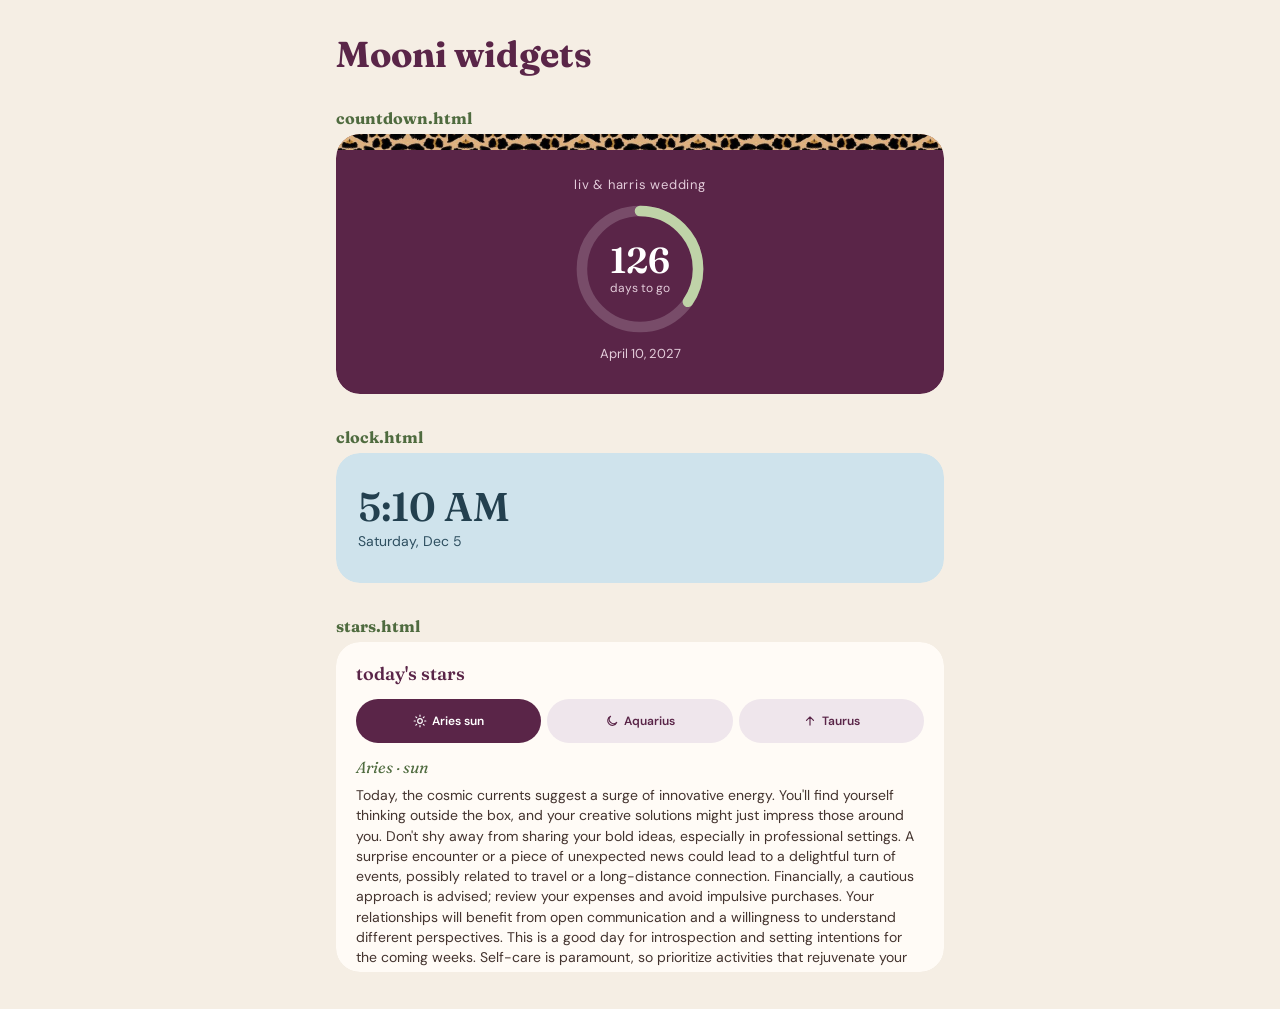
<file: index.html>
<!doctype html>
<html lang="en">
<head>
<meta charset="utf-8">
<meta name="viewport" content="width=device-width, initial-scale=1">
<title>Mooni widgets</title>
<link rel="preconnect" href="https://fonts.googleapis.com">
<link href="https://fonts.googleapis.com/css2?family=Fraunces:wght@600&family=DM+Sans:wght@400;500&display=swap" rel="stylesheet">
<link rel="stylesheet" href="widgets.css">
<style>
  html, body { height: auto; background: var(--cream); }
  main { max-width: 640px; margin: 0 auto; padding: 32px 16px; }
  h1 { font-family: var(--serif); color: var(--plum); font-size: 36px; margin: 0 0 20px; }
  .grid { display: grid; gap: 16px; }
  iframe { width: 100%; border: 0; border-radius: 24px; background: transparent; }
  h2 { font-family: var(--serif); font-size: 16px; color: var(--green); margin: 12px 0 6px; }
</style>
</head>
<body>
<main>
  <h1>Mooni widgets</h1>
  <div class="grid">
    <div><h2>countdown.html</h2><iframe src="countdown.html" title="Wedding countdown" height="260"></iframe></div>
    <div><h2>clock.html</h2><iframe src="clock.html" title="Clock" height="130"></iframe></div>
    <div><h2>stars.html</h2><iframe src="stars.html" title="Today's stars" height="330"></iframe></div>
  </div>
</main>
</body>
</html>
</file>
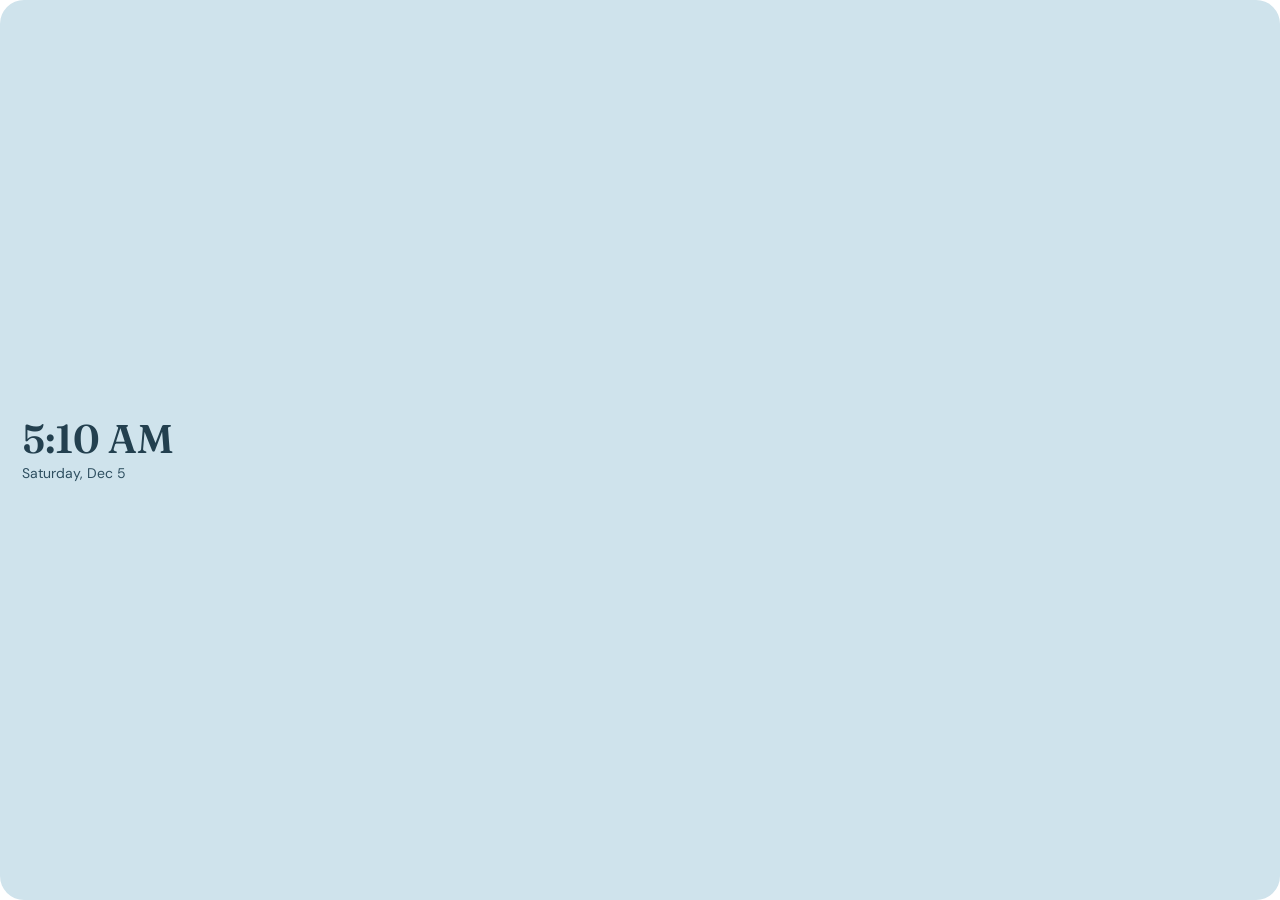
<file: clock.html>
<!doctype html>
<html lang="en">
<head>
<meta charset="utf-8">
<meta name="viewport" content="width=device-width, initial-scale=1">
<title>Clock</title>
<link rel="preconnect" href="https://fonts.googleapis.com">
<link href="https://fonts.googleapis.com/css2?family=Fraunces:ital,opsz,wght@0,9..144,400;0,9..144,600;1,9..144,400&family=DM+Sans:wght@400;500;600&display=swap" rel="stylesheet">
<link rel="stylesheet" href="widgets.css">
<style>
  .widget { background: var(--blue); color: var(--blue-ink); justify-content: center; padding: 22px; gap: 4px; min-height: 120px; }
  .time { font-family: var(--serif); font-size: 40px; font-weight: 600; line-height: 1.05; }
  .day { font-size: 14px; color: #2E4F60; }
</style>
</head>
<body>
<div class="widget">
  <div class="time" id="time" aria-live="off">--:--</div>
  <div class="day" id="day"></div>
</div>
<script>
  (function () {
    var timeEl = document.getElementById('time');
    var dayEl = document.getElementById('day');
    function tick() {
      var d = new Date();
      timeEl.textContent = d.toLocaleTimeString([], { hour: 'numeric', minute: '2-digit' });
      dayEl.textContent = d.toLocaleDateString([], { weekday: 'long', month: 'short', day: 'numeric' });
    }
    tick();
    setInterval(tick, 10000);
  })();
</script>
</body>
</html>
</file>
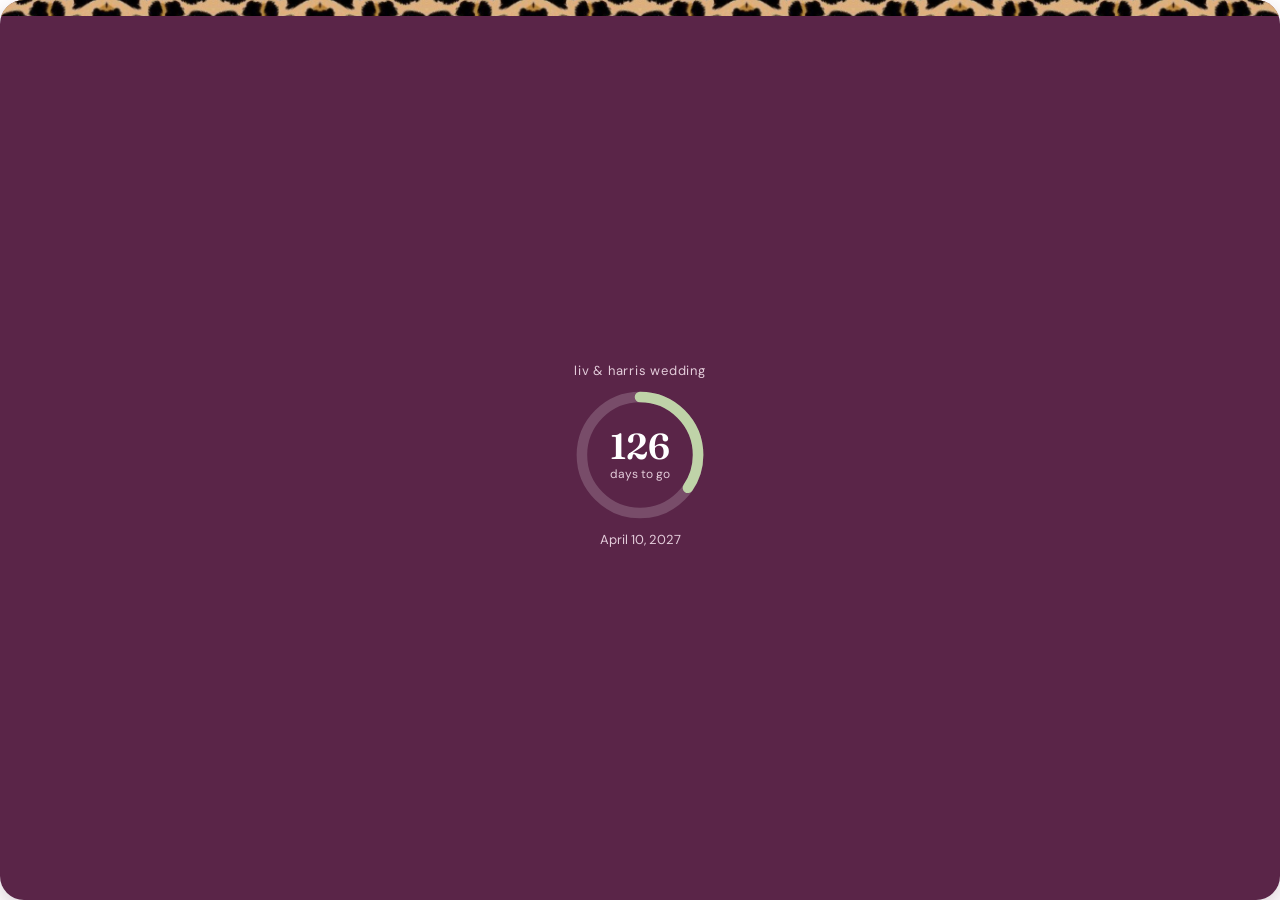
<file: countdown.html>
<!doctype html>
<html lang="en">
<head>
<meta charset="utf-8">
<meta name="viewport" content="width=device-width, initial-scale=1">
<title>Wedding countdown</title>
<link rel="preconnect" href="https://fonts.googleapis.com">
<link href="https://fonts.googleapis.com/css2?family=Fraunces:ital,opsz,wght@0,9..144,400;0,9..144,600;1,9..144,400&family=DM+Sans:wght@400;500;600&display=swap" rel="stylesheet">
<link rel="stylesheet" href="widgets.css">
<style>
  .widget { background: var(--plum); color: #fff; box-shadow: 0 8px 22px rgba(90,37,72,.22); }
  .strip { height: 16px; flex: none; background: #D6A15E url('assets/leopard-strip.jpg') center / cover no-repeat; }
  .body { flex: 1; display: flex; flex-direction: column; align-items: center; justify-content: center; gap: 10px; padding: 12px 16px 18px; }
  .label { font-size: 13px; letter-spacing: .06em; color: var(--plum-soft); }
  .ring { position: relative; width: 132px; height: 132px; }
  .ring svg { transform: rotate(-90deg); display: block; }
  .center { position: absolute; inset: 0; display: flex; flex-direction: column; align-items: center; justify-content: center; }
  .num { font-family: var(--serif); font-size: 36px; font-weight: 600; line-height: 1; }
  .unit { font-size: 12px; color: var(--plum-soft); margin-top: 2px; }
  .date { font-size: 13px; color: var(--plum-soft); }
</style>
</head>
<body>
<div class="widget">
  <div class="strip" aria-hidden="true"></div>
  <div class="body">
    <div class="label">liv &amp; harris wedding</div>
    <div class="ring">
      <svg width="132" height="132" viewBox="0 0 100 100" aria-hidden="true">
        <circle cx="50" cy="50" r="44" fill="none" stroke="rgba(255,255,255,.18)" stroke-width="8"/>
        <circle id="progress" cx="50" cy="50" r="44" fill="none" stroke="#BFD3A8" stroke-width="8" stroke-linecap="round" stroke-dasharray="0 276.5"/>
      </svg>
      <div class="center">
        <div class="num" id="days" aria-live="polite">--</div>
        <div class="unit" id="unit">days to go</div>
      </div>
    </div>
    <div class="date">April 10, 2027</div>
  </div>
</div>
<script>
  (function () {
    var WEDDING = new Date(2027, 3, 10); // April 10, 2027 (local time)
    var CIRC = 2 * Math.PI * 44;
    var daysEl = document.getElementById('days');
    var unitEl = document.getElementById('unit');
    var ring = document.getElementById('progress');

    function update() {
      var now = new Date();
      var today = new Date(now.getFullYear(), now.getMonth(), now.getDate());
      var diff = Math.round((WEDDING - today) / 86400000);
      if (diff <= 0) {
        daysEl.textContent = diff === 0 ? 'today!' : 'mr & mrs';
        unitEl.textContent = '';
        ring.setAttribute('stroke-dasharray', CIRC + ' ' + CIRC);
        return;
      }
      daysEl.textContent = String(diff);
      unitEl.textContent = diff === 1 ? 'day to go' : 'days to go';
      var pct = Math.min(1, diff / 365);
      ring.setAttribute('stroke-dasharray', (pct * CIRC).toFixed(1) + ' ' + CIRC.toFixed(1));
    }

    update();
    setInterval(update, 60 * 60 * 1000);
  })();
</script>
</body>
</html>
</file>
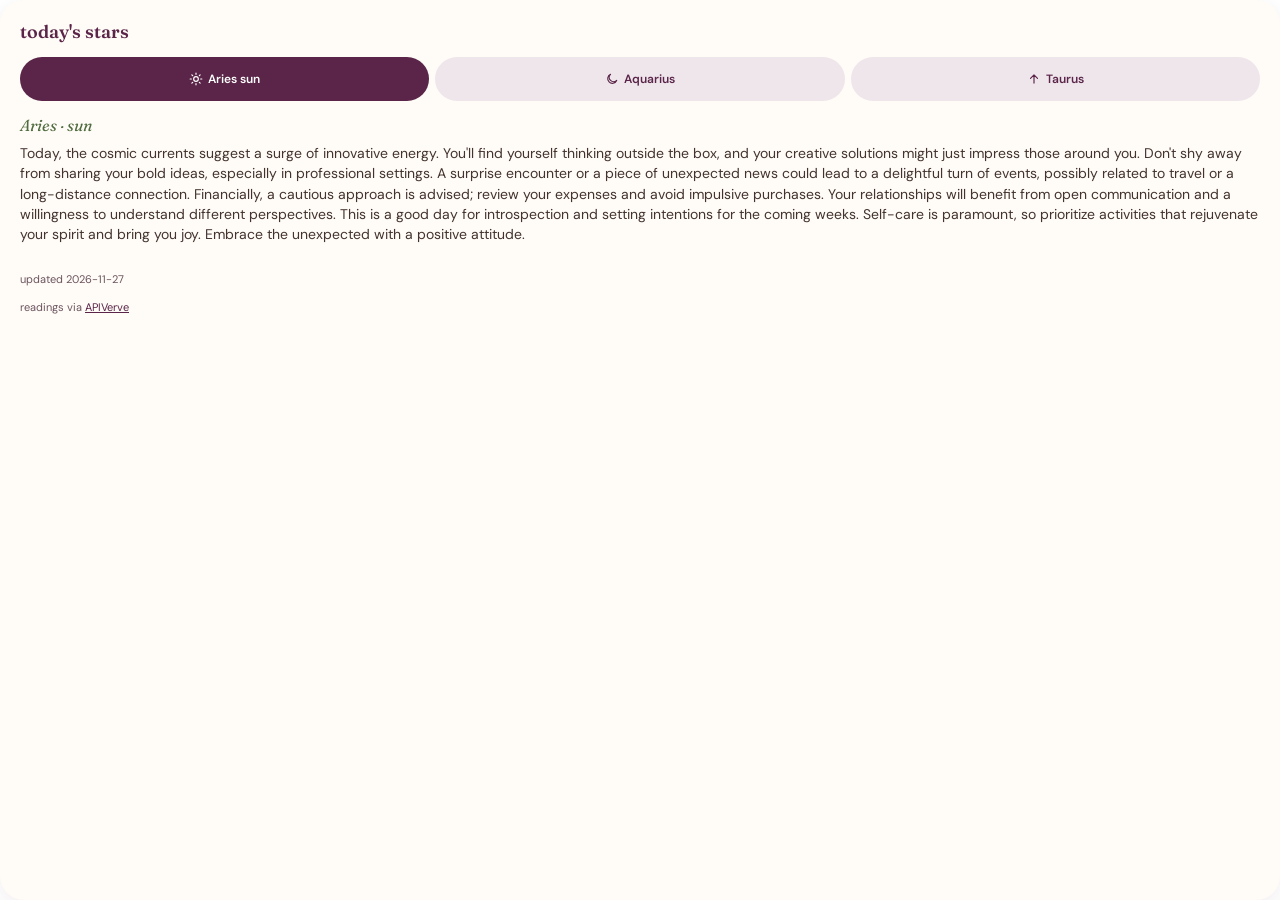
<file: stars.html>
<!doctype html>
<html lang="en">
<head>
<meta charset="utf-8">
<meta name="viewport" content="width=device-width, initial-scale=1">
<title>Today's stars</title>
<link rel="preconnect" href="https://fonts.googleapis.com">
<link href="https://fonts.googleapis.com/css2?family=Fraunces:ital,opsz,wght@0,9..144,400;0,9..144,600;1,9..144,400&family=DM+Sans:wght@400;500;600&display=swap" rel="stylesheet">
<link rel="stylesheet" href="widgets.css">
<style>
  .widget { overflow-y: auto; background: var(--card); padding: 20px; gap: 14px; box-shadow: 0 6px 20px rgba(90,37,72,.08); }
  h1 { margin: 0; font-family: var(--serif); font-size: 18px; font-weight: 600; color: var(--plum); }
  .tabs { display: flex; gap: 6px; }
  .tab { flex: 1 1 0; min-height: 44px; border: 0; border-radius: 999px; background: #EFE6EC; color: var(--plum); font: 600 12px var(--sans); cursor: pointer; display: flex; align-items: center; justify-content: center; gap: 5px; padding: 0 6px; }
  .tab[aria-pressed="true"] { background: var(--plum); color: #fff; }
  .tab:focus-visible { outline: 3px solid var(--blue); outline-offset: 2px; }
  .sign { font-family: var(--serif); font-style: italic; font-size: 16px; color: var(--green); margin: 0 0 8px; }
  .text { font-size: 14px; line-height: 1.45; color: #43332E; margin: 0; }
  .chips { display: flex; flex-wrap: wrap; gap: 6px; }
  .chip { border-radius: 999px; padding: 4px 10px; font-size: 12px; font-weight: 500; }
  .mood { background: var(--plum-soft); color: var(--plum); }
  .color { background: var(--sage); color: var(--ink); }
  .num { background: var(--blue); color: var(--blue-ink); }
  .updated { font-size: 11px; color: var(--muted); margin: 0; }
  .credit { font-size: 11px; color: var(--muted); margin: 0; }
  .credit a { color: var(--plum); }
</style>
</head>
<body>
<div class="widget">
  <h1>today's stars</h1>
  <div class="tabs" role="group" aria-label="Choose a sign">
    <button class="tab" data-key="sun" aria-pressed="true"><svg width="14" height="14" viewBox="0 0 24 24" fill="none" stroke="currentColor" stroke-width="2" stroke-linecap="round" stroke-linejoin="round" aria-hidden="true"><path d="M12 8a4 4 0 1 0 0 8 4 4 0 0 0 0-8zM12 2v2M12 20v2M4.9 4.9l1.4 1.4M17.7 17.7l1.4 1.4M2 12h2M20 12h2M4.9 19.1l1.4-1.4M17.7 6.3l1.4-1.4"/></svg><span>Aries sun</span></button>
    <button class="tab" data-key="moon" aria-pressed="false"><svg width="14" height="14" viewBox="0 0 24 24" fill="none" stroke="currentColor" stroke-width="2" stroke-linecap="round" stroke-linejoin="round" aria-hidden="true"><path d="M20 14.5A8 8 0 1 1 9.5 4a6.5 6.5 0 0 0 10.5 10.5z"/></svg><span>Aquarius</span></button>
    <button class="tab" data-key="rising" aria-pressed="false"><svg width="14" height="14" viewBox="0 0 24 24" fill="none" stroke="currentColor" stroke-width="2" stroke-linecap="round" stroke-linejoin="round" aria-hidden="true"><path d="M12 19V5M6 11l6-6 6 6"/></svg><span>Taurus</span></button>
  </div>
  <div aria-live="polite">
    <p class="sign" id="sign">Aries · sun</p>
    <p class="text" id="text">loading today's reading…</p>
  </div>
  <div class="chips" id="chips"></div>
  <p class="updated" id="updated"></p>
  <p class="credit">readings via <a href="https://apiverve.com" target="_blank" rel="noopener">APIVerve</a></p>
</div>
<script>
  (function () {
    var LABELS = {
      sun: 'Aries · sun',
      moon: 'Aquarius · moon',
      rising: 'Taurus · rising'
    };
    var data = null;
    var current = 'sun';

    var signEl = document.getElementById('sign');
    var textEl = document.getElementById('text');
    var chipsEl = document.getElementById('chips');
    var updatedEl = document.getElementById('updated');
    var tabs = document.querySelectorAll('.tab');

    function chip(cls, text) {
      var el = document.createElement('div');
      el.className = 'chip ' + cls;
      el.textContent = text; // textContent only: never inject API text as HTML
      return el;
    }

    function render() {
      signEl.textContent = LABELS[current];
      chipsEl.textContent = '';
      var entry = data && data[current];
      if (!entry || !entry.horoscope) {
        textEl.textContent = "today's reading isn't available yet. check back soon.";
        return;
      }
      textEl.textContent = entry.horoscope;
      if (entry.mood) chipsEl.appendChild(chip('mood', 'mood: ' + entry.mood));
      if (entry.color) chipsEl.appendChild(chip('color', 'color: ' + entry.color));
      if (entry.luckyNumber !== undefined && entry.luckyNumber !== null && entry.luckyNumber !== '') {
        chipsEl.appendChild(chip('num', 'lucky no. ' + entry.luckyNumber));
      }
    }

    tabs.forEach(function (btn) {
      btn.addEventListener('click', function () {
        current = btn.getAttribute('data-key');
        tabs.forEach(function (b) { b.setAttribute('aria-pressed', b === btn ? 'true' : 'false'); });
        render();
      });
    });

    fetch('data/horoscope.json?t=' + Date.now())
      .then(function (r) { if (!r.ok) throw new Error(r.status); return r.json(); })
      .then(function (json) {
        data = json;
        if (json.updated) updatedEl.textContent = 'updated ' + json.updated;
        render();
      })
      .catch(function () { render(); });
  })();
</script>
</body>
</html>
</file>
<file: widgets.css>
:root {
  --cream: #F5EEE4;
  --card: #FFFBF6;
  --plum: #5A2548;
  --plum-soft: #E3CCDA;
  --mauve: #C79BB5;
  --sage: #C3D1B2;
  --green: #4F6B3F;
  --olive: #6F8452;
  --blue: #CFE3EC;
  --blue-ink: #23404F;
  --ink: #33241F;
  --muted: #6B5560;
  --serif: 'Fraunces', Georgia, serif;
  --sans: 'DM Sans', system-ui, sans-serif;
}

* { box-sizing: border-box; }

html, body {
  margin: 0;
  height: 100%;
  background: transparent;
  font-family: var(--sans);
  color: var(--ink);
}

.widget {
  height: 100%;
  min-height: 160px;
  border-radius: 24px;
  overflow: hidden;
  display: flex;
  flex-direction: column;
}

.serif { font-family: var(--serif); }
</file>
